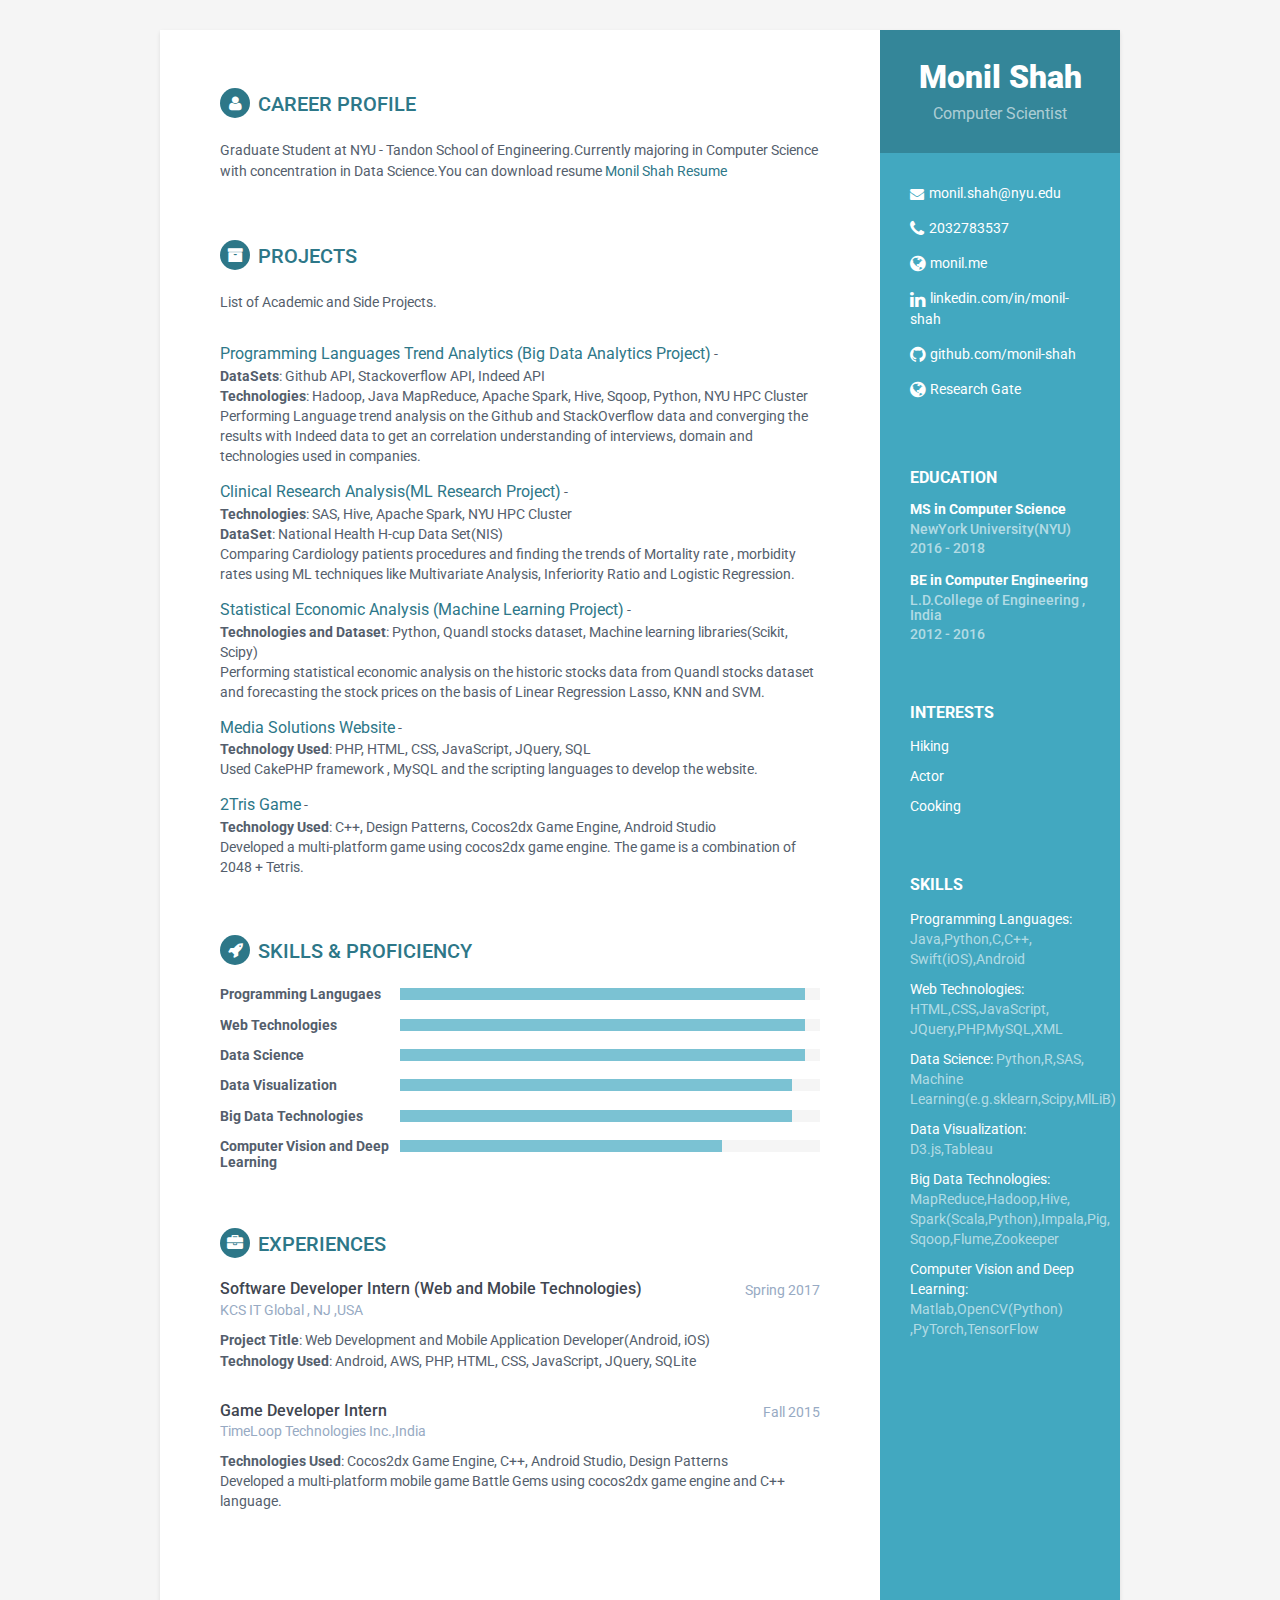
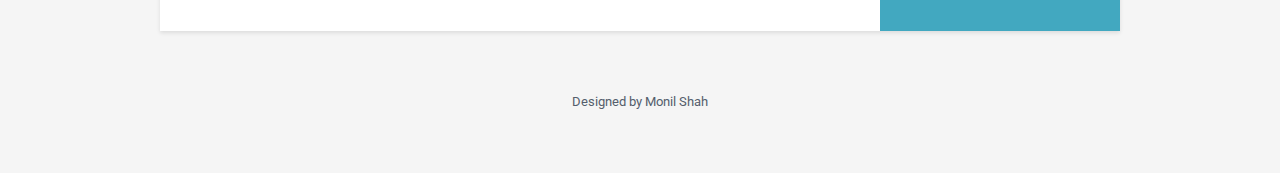
<file: docs/index.html>
<!DOCTYPE html>
<!--[if IE 8]> <html lang="en" class="ie8"> <![endif]-->  
<!--[if IE 9]> <html lang="en" class="ie9"> <![endif]-->  
<!--[if !IE]><!--> <html lang="en"> <!--<![endif]-->  
<head>
    <title>Monil Shah Website</title>
    <!-- Meta -->
    <meta charset="utf-8">
    <meta http-equiv="X-UA-Compatible" content="IE=edge">
    <meta name="viewport" content="width=device-width, initial-scale=1.0">
    <meta name="description" content="Monil Shah Website">
    <meta name="author" content="Monil Shah Website">
    <link href='https://fonts.googleapis.com/css?family=Roboto:400,500,400italic,300italic,300,500italic,700,700italic,900,900italic' rel='stylesheet' type='text/css'>
    <!-- Global CSS -->
    <link rel="stylesheet" href="assets/plugins/bootstrap/css/bootstrap.min.css">   
    <!-- Plugins CSS -->
    <link rel="stylesheet" href="assets/plugins/font-awesome/css/font-awesome.css">
    
    <!-- Theme CSS -->  
    <link id="theme-style" rel="stylesheet" href="assets/css/styles.css">
    <!-- HTML5 shim and Respond.js for IE8 support of HTML5 elements and media queries -->
    <!--[if lt IE 9]>
      <script src="https://oss.maxcdn.com/html5shiv/3.7.2/html5shiv.min.js"></script>
      <script src="https://oss.maxcdn.com/respond/1.4.2/respond.min.js"></script>
    <![endif]-->
</head> 

<body>
    <div class="wrapper">
        <div class="sidebar-wrapper">
            <div class="profile-container">
            <!--    <img class="profile" src="assets/images/profile.png" alt="" /> -->
                <h1 class="name">Monil Shah</h1>
                <h3 class="tagline">Computer Scientist</h3>
            </div><!--//profile-container-->
            
            <div class="contact-container container-block">
                <ul class="list-unstyled contact-list">
                    <li class="email"><i class="fa fa-envelope"></i><a href="mailto: mds747@nyu.edu">monil.shah@nyu.edu</a></li>
                    <li class="phone"><i class="fa fa-phone"></i><a href="tel:2032783537">2032783537</a></li>
                    <li class="website"><i class="fa fa-globe"></i><a href="http://monil.me" target="_blank">monil.me</a></li>
                    <li class="linkedin"><i class="fa fa-linkedin"></i><a href="http://linkedin.com/in/monil-shah" target="_blank">linkedin.com/in/monil-shah</a></li>
                    <li class="github"><i class="fa fa-github"></i><a href="http://github.com/monil-shah" target="_blank">github.com/monil-shah</a></li>
                    <li class="ResearchGate"><i class="fa fa-globe"></i><a href="https://www.researchgate.net/profile/Monil_Shah10" target="_blank">Research Gate</a></li>
                </ul>
            </div><!--//contact-container-->
            <div class="education-container container-block">
                <h2 class="container-block-title">Education</h2>
                <div class="item">
                    <h4 class="degree">MS in Computer Science</h4>
                    <h5 class="meta">NewYork University(NYU)</h5>
                    <div class="time">2016 - 2018</div>
                </div><!--//item-->
                <div class="item">
                    <h4 class="degree">BE in Computer Engineering</h4>
                    <h5 class="meta">L.D.College of Engineering , India</h5>
                    <div class="time">2012 - 2016</div>
                </div><!--//item-->
            </div><!--//education-container-->
            
            
            
            <div class="interests-container container-block">
                <h2 class="container-block-title">Interests</h2>
                <ul class="list-unstyled interests-list">
                    <li>Hiking</li>
                    <li>Actor</li>
                    <li>Cooking</li>
                </ul>
            </div><!--//interests-->
            
            <div class="languages-container container-block">
            <h2 class="container-block-title">Skills</h2>
            <ul class="list-unstyled interests-list">
            <li>Programming Languages: <span class="lang-desc">Java,Python,C,C++,<br/>Swift(iOS),Android</span></li>
            <li>Web Technologies:  <span class="lang-desc">HTML,CSS,JavaScript,<br/>JQuery,PHP,MySQL,XML</span></li>
            <li>Data Science: <span class="lang-desc">Python,R,SAS,<br/>Machine Learning(e.g.sklearn,Scipy,MlLiB)</span></li>
            <li>Data Visualization: <span class="lang-desc">D3.js,Tableau</span></li>
            <li>Big Data Technologies: <span class="lang-desc">MapReduce,Hadoop,Hive,<br/>Spark(Scala,Python),Impala,Pig,<br/>Sqoop,Flume,Zookeeper</span></li>
            <li>Computer Vision and Deep Learning: <span class="lang-desc">Matlab,OpenCV(Python)<br/>,PyTorch,TensorFlow </span> </li>
            </ul>
            </div><!--//interests-->
            
        </div><!--//sidebar-wrapper-->
        
        <div class="main-wrapper">
            
            <section class="section summary-section">
                <h2 class="section-title"><i class="fa fa-user"></i>Career Profile</h2>
                <div class="summary">
                    <p>Graduate Student at NYU - Tandon School of Engineering.Currently majoring in Computer Science with concentration in Data Science.You can download resume <a href="https://www.dropbox.com/home?preview=Monil_Shah_Resume-1.pdf" target="_blank">Monil Shah Resume</a></p>
                </div><!--//summary-->
            </section><!--//section-->
            <section class="section projects-section">
            <h2 class="section-title"><i class="fa fa-archive"></i>Projects</h2>
            <div class="intro">
            <p>List of Academic and Side Projects.</p>
            </div><!--//intro-->
            <div class="item">
            <span class="project-title"><a href="https://github.com/monil-shah/Language-Trend-Anlaytics-Github-StackOverflow-Indeed-Data-">Programming Languages Trend Analytics (Big Data Analytics Project)</a></span> - <span class="project-tagline"><br/><b>DataSets</b>: Github API, Stackoverflow API, Indeed API
            <br/><b>Technologies</b>: Hadoop, Java MapReduce, Apache Spark, Hive, Sqoop, Python, NYU HPC Cluster
            <br/>Performing Language trend analysis on the Github and StackOverflow data and converging the results with
            Indeed data to get an correlation understanding of interviews, domain and technologies used in companies.</span>
            
            </div><!--//item-->
            <div class="item">
            <span class="project-title"><a href="https://github.com/monil-shah/Clinical_Research-Analysis_SAS" target="_blank">Clinical Research Analysis(ML Research Project)</a></span> -
            <span class="project-tagline"><br/><b>Technologies</b>: SAS, Hive, Apache Spark, NYU HPC Cluster
            <br/><b>DataSet</b>: National Health H-cup Data Set(NIS)
            <br/>Comparing Cardiology patients procedures and finding the trends of Mortality rate , morbidity rates using ML techniques like Multivariate Analysis, Inferiority Ratio and Logistic Regression. </span>
            </div><!--//item-->
            <div class="item">
            <span class="project-title"><a href="https://github.com/monil-shah/Statistical-Analysis-of-Financial-Data-using-Machine-Learning" target="_blank">Statistical Economic Analysis (Machine Learning Project)</a></span> - <span class="project-tagline"><br/><b>Technologies and Dataset</b>: Python, Quandl stocks dataset, Machine learning libraries(Scikit, Scipy)<br/>Performing statistical economic analysis on the historic stocks data from Quandl stocks dataset and forecasting the stock prices on the basis of Linear Regression Lasso, KNN and SVM. </span>
            </div><!--//item-->
            <div class="item">
                <span class="project-title"><a href="#">Media Solutions Website</a></span> - <span class="project-tagline"><br/><b>Technology Used</b>:  PHP, HTML, CSS, JavaScript, JQuery, SQL
            <br/>Used CakePHP framework , MySQL  and the scripting languages to develop the website. </span>
            </div><!--//item-->
            <div class="item">
                <span class="project-title"><a href="#">2Tris Game</a></span> - <span class="project-tagline"><br/><b>Technology Used</b>:  C++, Design Patterns, Cocos2dx Game Engine, Android Studio
            <br/>Developed a multi-platform game using cocos2dx game engine. The game is a combination of 2048 + Tetris.
</span>
            </div><!--//item-->
            </section><!--//section-->

            <section class="skills-section section">
            <h2 class="section-title"><i class="fa fa-rocket"></i>Skills &amp; Proficiency</h2>
            <div class="skillset">
            <div class="item">
            <h3 class="level-title">Programming Langugaes</h3>
            <div class="level-bar">
            <div class="level-bar-inner" data-level="98%">
            </div>
            </div><!--//level-bar-->
            </div><!--//item-->
            
            <div class="item">
            <h3 class="level-title">Web Technologies</h3>
            <div class="level-bar">
            <div class="level-bar-inner" data-level="98%">
            </div>
            </div><!--//level-bar-->
            </div><!--//item-->
            
            <div class="item">
            <h3 class="level-title">Data Science</h3>
            <div class="level-bar">
            <div class="level-bar-inner" data-level="98%">
            </div>
            </div><!--//level-bar-->
            </div><!--//item-->
            
            <div class="item">
            <h3 class="level-title">Data Visualization</h3>
            <div class="level-bar">
            <div class="level-bar-inner" data-level="95%">
            </div>
            </div><!--//level-bar-->
            </div><!--//item-->
            
            <div class="item">
            <h3 class="level-title">Big Data Technologies</h3>
            <div class="level-bar">
            <div class="level-bar-inner" data-level="95%">
            </div>
            </div><!--//level-bar-->
            </div><!--//item-->
            
            <div class="item">
            <h3 class="level-title">Computer Vision and Deep Learning</h3>
            <div class="level-bar">
            <div class="level-bar-inner" data-level="78%">
            </div>
            </div><!--//level-bar-->
            </div><!--//item-->
            
            </div>
            </section><!--//skills-section-->
            <section class="section experiences-section">
                <h2 class="section-title"><i class="fa fa-briefcase"></i>Experiences</h2>
                
                <div class="item">
                    <div class="meta">
                        <div class="upper-row">
                            <h3 class="job-title">Software Developer Intern (Web and Mobile Technologies)</h3>
                            <div class="time">Spring 2017</div>
                        </div><!--//upper-row-->
                        <div class="company">KCS IT Global , NJ ,USA</div>
                    </div><!--//meta-->
                    <div class="details">
                    <p><b>Project Title</b>: Web Development and Mobile Application Developer(Android, iOS)
                    <br/><b>Technology Used</b>: Android, AWS, PHP, HTML, CSS, JavaScript, JQuery, SQLite</p>
                    </div><!--//details-->
                </div><!--//item-->
                
                <div class="item">
                    <div class="meta">
                        <div class="upper-row">
                            <h3 class="job-title">Game Developer Intern</h3>
                            <div class="time">Fall 2015</div>
                        </div><!--//upper-row-->
                        <div class="company">TimeLoop Technologies Inc.,India</div>
                    </div><!--//meta-->
                    <div class="details">
                    <b>Technologies Used</b>: Cocos2dx Game Engine, C++, Android Studio, Design Patterns
                    <br/>Developed a multi-platform mobile game Battle Gems using cocos2dx game engine and C++ language.
  
                        
                    </div><!--//details-->
                </div><!--//item-->
                
                
                
            </section><!--//section-->
            
            
            
            
        </div><!--//main-body-->
    </div>
 
    <footer class="footer">
        <div class="text-center">
                <!--/* This template is released under the Creative Commons Attribution 3.0 License. Please keep the attribution link below when using for your own project. Thank you for your support. :) If you'd like to use the template without the attribution, you can check out other license options via our website: themes.3rdwavemedia.com */-->
                <small class="copyright">Designed by Monil Shah</small>
        </div><!--//container-->
    </footer><!--//footer-->
 
    <!-- Javascript -->          
    <script type="text/javascript" src="assets/plugins/jquery-1.11.3.min.js"></script>
    <script type="text/javascript" src="assets/plugins/bootstrap/js/bootstrap.min.js"></script>    
    <!-- custom js -->
    <script type="text/javascript" src="assets/js/main.js"></script>            
</body>
</html>
</file>
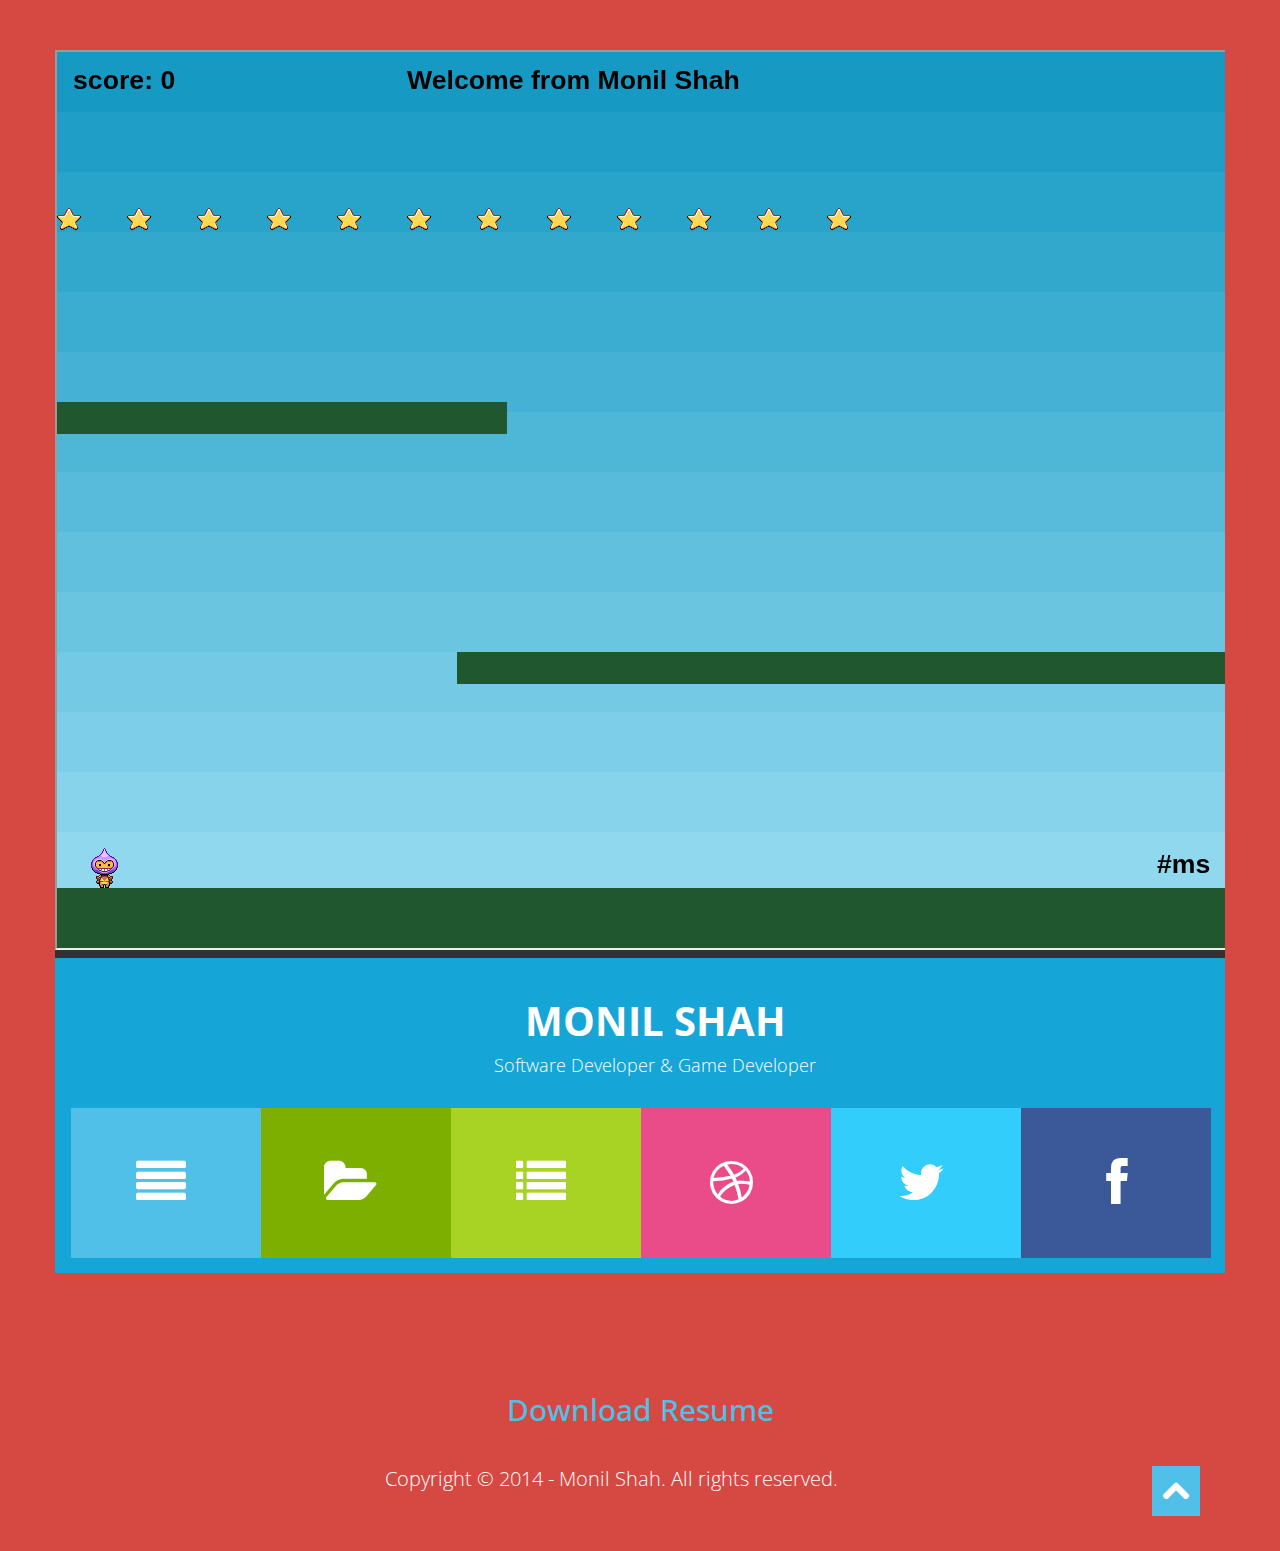
<file: website/index.html>
<!DOCTYPE html>
<html lang="en">
  <head>
    <meta charset="utf-8">
    <meta http-equiv="X-UA-Compatible" content="IE=edge">
    <meta name="viewport" content="width=device-width, initial-scale=1">
    <title>My website</title>

    <!-- Bootstrap -->
    <link href="css/bootstrap.min.css" rel="stylesheet">
	<link rel="stylesheet" href="css/font-awesome.min.css" />
	<link rel="stylesheet" href="js/fancybox/jquery.fancybox.css" type="text/css" media="screen" />
	<link rel="stylesheet" type="text/css" href="css/isotope.css" media="screen" />
	<link rel="stylesheet" href="css/style.css" />
	<link rel="stylesheet" href="css/mediaqueries.css" />
    <!-- HTML5 Shim and Respond.js IE8 support of HTML5 elements and media queries -->
    <!-- WARNING: Respond.js doesn't work if you view the page via file:// -->
    <!--[if lt IE 9]>
      <script src="https://oss.maxcdn.com/html5shiv/3.7.2/html5shiv.min.js"></script>
      <script src="https://oss.maxcdn.com/respond/1.4.2/respond.min.js"></script>
    <![endif]-->
                                    
  </head>
  <body>
	<div class="container">
		<div class="row">
			<div class="page">
				<header id="header">
					<ul class="nav nav-tabs" role="tablist">
						<div class="box">					
							<div class="profile_photo">
                                
                               <iframe src="part9.html" width="1200px" height="900px">game not available</iframe>
                             </div>
                             
							<div class="profile_name">
								<div class="author_name">
									<div class="profile_inner">
										<!-- You can edit name and lastname -->
                                        
										<a href="index.html"><div class="name">Monil Shah</div></a>
										<div class="pos">Software Developer &amp; Game Developer</div>
									</div>
								</div>
							</div>							
						</div>
                        <div class="one">
						<li class="profile"><a href="#profile" role="tab" data-toggle="tab"><span i class="fa fa-align-justify"></i></span></a></li>
						<li class="contacts"><a href="#contacts" role="tab" data-toggle="tab"><span i class="fa fa-folder-open"></span></a></li>
						<li class="portfolio"><a href="#portfolio" role="tab" data-toggle="tab"><span i class="fa fa-list"></span></a></li>
						<li class="dribbble"><a href="https://dribbble.com/MonilShah19"><span i class="fa fa-dribbble"></i></span></a></li>
						<li class="twitter"><a href="https://twitter.com/MonilShah19"><span i class="fa fa-twitter"></span></a></li>
						<li class="facebook"><a href="https://www.facebook.com/monil.shah.52438"><span i class="fa fa-facebook"></span></a></li>
						
					</ul>
                    </div>
				</header><!-- /Header -->
			</div>
		</div>
	</div>
	
	
	
	

	<!-- Tab panes -->
	<div class="container">
		<div class="row">
			<div class="tab-content">
				<div class="tab-pane" id="profile">					
					<div class="panel-group" id="accordion">
						<div class="panel panel-default">
							<div class="panel-heading">
							  <h4 class="panel-title">
								<a data-toggle="collapse" data-parent="#accordion" href="#collapseOne">
								internship and projects
								</a>
							  </h4>
							</div>
							<div id="collapseOne" class="panel-collapse collapse in">
								<div class="container">
									<div class="">
										<div class="feature1">
											<div class="col-md-4">
												<div class="feature">
													<div class="ficon">
												    <img src="assets/cocos.jpg">
													</div>
													<div class="details_exp">
														<h3>Game Developer Intern </h3>
														<p>Trained and working as an intern at TimeLoop- a game development startup@ Ahmedabad,Gujarat,India</p>
														
													</div>
												</div>
											</div>		
										
											<div class="col-md-4">
												<div class="feature">
													<div class="ficon">
													 <img src="assets/mozilla.jpg">
													</div>
													<div class="details_exp">
														<h3>FireFox Student Ambassador </h3>
														<p>At present FireFox Student Ambassador and FireFox Students Clud-Ldce GroupLead- a Mozilla firefox initiative. </p>
														
													</div>
												</div>
											</div>
											<div class="col-md-4">
												<div class="feature">
													<div class="ficon">
														 <img src="assets/gtu.jpg">
													</div>
													<div class="details_exp">
														<h3>Event Manager </h3>
														<p> Worked as an Event manager @ GTU-TechFest'15 for the event "Questography-a technical treasurehunt" under Category Softmania.</p>
														
													</div>
												</div>
											</div>
										</div>
									</div>
								</div>
							</div>
						</div>
						
						<div class="panel panel-default">
							<div class="panel-heading">
							  <h4 class="panel-title">
								<a data-toggle="collapse" data-parent="#accordion" href="#collapseTwo">
									education
								</a>
							  </h4>
							</div>
							<div id="collapseTwo" class="panel-collapse collapse">
								<div class="panel-body">
									<div class="feature2">
										<div class="col-md-4">										
											<div class="feature">
												<h4>2009-<span>2010</span></h4>
												<div class="ficon">
													 <img src="assets/bright.jpg">
												</div>
												<div class="details_exp">
													<h3>Bright Day School</h3>
                                                    <p>Completed Secondary education SSC from Bright Day School, Vadodara.</p>
                                                    <h4>Result: 89.38%</h4>
                                                     <h4></h4>
                                                     <h4></h4>
                                                    <h4></h4>
													
												</div>
											</div>
										</div>
										<div class="col-md-4">
											<div class="feature">
												<h4>2011-<span>2012</span></h4>
												<div class="ficon">
													 <img src="assets/bright.jpg">
												</div>
												<div class="details_exp">
													<h3>Bright English Medium School</h3>
													<p>Completed Higher Secondary Education from Bright English Medium School,Vadodara</p>
                                                     <h4>Stream: Science</h4>
                                                     <h4>Result: 80%</h4>
                                                     <h4></h4>
													
												</div>
											</div>
										</div>
										<div class="col-md-4">
											<div class="feature">
												<h4>2012-<span>2016</span></h4>
												<div class="ficon">
													 <img src="assets/gtu.jpg">
												</div>
												<div class="details_exp">
													
													<h3>L.D.College of Engineering</h3>
													 <h4>Gujarat Technological University</h4>
                                                     <h4>Computer Engineering</h4>
                                                     <h4>CGPA:8.57/10</h4>
													
												</div>
											</div>
										</div>
									</div>
								</div>
							</div>
						</div>
						<div class="panel panel-default">
							<div class="panel-heading">
							  <h4 class="panel-title">
								<a data-toggle="collapse" data-parent="#accordion" href="#collapseThree">
									skills
								</a>
							  </h4>
							</div>
							<div id="collapseThree" class="panel-collapse collapse">									
								<div class="panel-body">										
									<div class="col-md-6">
										<h5 class="panel-title">
										ide and platform skills
										</h5>
										<div class="progress">
										  <div class="progress-bar" role="progressbar" aria-valuenow="90" aria-valuemin="0" aria-valuemax="100" style="width: 90%;">
											<h5>windows 90%</h5>												
										  </div>
										</div>
										<div class="progress">
											<div class="progress-bar progress-bar-success progress-bar-striped" role="progressbar" aria-valuenow="80" aria-valuemin="0" aria-valuemax="100" style="width: 80%">
												<span class="sr-only">80% Complete (success)</span>
												<h5> Intel XDK 80% </h5>
											</div>
										</div>
										<div class="progress">
											<div class="progress-bar progress-bar-info progress-bar-striped" role="progressbar" aria-valuenow="90" aria-valuemin="0" aria-valuemax="100" style="width: 90%">
												<span class="sr-only">90% Complete</span>
												<h5>Adobe Dreamweaver 90% </h5>
											</div>
										</div>
										<div class="progress">
											<div class="progress-bar progress-bar-warning progress-bar-striped" role="progressbar" aria-valuenow="70" aria-valuemin="0" aria-valuemax="100" style="width: 70%">
												<span class="sr-only">70% Complete (warning)</span>
												 <h5>Microsoft Visual Studio 70%</h5> 
											</div>
										</div>
										<div class="progress">
											<div class="progress-bar progress-bar-danger progress-bar-striped" role="progressbar" aria-valuenow="80" aria-valuemin="0" aria-valuemax="100" style="width: 80%">
												<span class="sr-only">80% Complete (danger)</span>
												<h5>Cocos2dx game engine 80%</h5>
											</div>
										</div>
                                        <div class="progress">
											<div class="progress-bar progress-bar-danger progress-bar-striped" role="progressbar" aria-valuenow="60" aria-valuemin="0" aria-valuemax="100" style="width: 60%">
												<span class="sr-only">60% Complete (danger)</span>
												<h5>Netbeans 60%</h5>
											</div>
										</div>
                                        <div class="progress">
											<div class="progress-bar progress-bar-danger progress-bar-striped" role="progressbar" aria-valuenow="60" aria-valuemin="0" aria-valuemax="100" style="width: 60%">
												<span class="sr-only">60% Complete (danger)</span>
												<h5>Eclipse 60%</h5>
											</div>
										</div>
									</div>
																			
									<div class="col-md-6">
										<h5 class="panel-title">
										programming skills
										</h5>
										<div class="progress">
											<div class="progress-bar progress-bar-success progress-bar-striped" role="progressbar" aria-valuenow="40" aria-valuemin="0" aria-valuemax="100" style="width: 80%">
												<span class="sr-only">80% Complete (success)</span>
												<h5>Wordpress 80%</h5>
											</div>
										</div>
										<div class="progress">
											<div class="progress-bar progress-bar-info progress-bar-striped" role="progressbar" aria-valuenow="20" aria-valuemin="0" aria-valuemax="100" style="width: 40%">
												<span class="sr-only">40% Complete</span>
												<h5>php 40%</h5>
											</div>
										</div>
                                        <div class="progress">
											<div class="progress-bar progress-bar-danger progress-bar-striped" role="progressbar" aria-valuenow="60" aria-valuemin="0" aria-valuemax="100" style="width: 40%">
												<span class="sr-only">40% Complete</span>
												<h5>J2EE 40%</h5>
											</div>
										</div>
										<div class="progress">
											<div class="progress-bar progress-bar-warning progress-bar-striped" role="progressbar" aria-valuenow="60" aria-valuemin="0" aria-valuemax="100" style="width: 85%">
												<span class="sr-only">85% Complete (warning)</span>
												<h5>javascript 90%</h5>
											</div>
										</div>
										<div class="progress">
											<div class="progress-bar progress-bar-danger progress-bar-striped" role="progressbar" aria-valuenow="80" aria-valuemin="0" aria-valuemax="100" style="width: 97%">
												<span class="sr-only">97% Complete (danger)</span>
												<h5>html 97%</h5>
											</div>
										</div>
                                        <div class="progress">
											<div class="progress-bar progress-bar-danger progress-bar-striped" role="progressbar" aria-valuenow="80" aria-valuemin="0" aria-valuemax="100" style="width: 99%">
												<span class="sr-only">99% Complete (danger)</span>
												<h5>C 99%</h5>
											</div>
										</div>
                                        <div class="progress">
											<div class="progress-bar progress-bar-info progress-bar-striped" role="progressbar" aria-valuenow="80" aria-valuemin="0" aria-valuemax="100" style="width: 99%">
												<span class="sr-only">99% Complete (danger)</span>
												<h5>C++ 99%</h5>
											</div>
										</div>
                                        <div class="progress">
											<div class="progress-bar progress-bar-danger progress-bar-striped" role="progressbar" aria-valuenow="80" aria-valuemin="0" aria-valuemax="100" style="width: 79%">
												<span class="sr-only">79% Complete (danger)</span>
												<h5>Java 79%</h5>
											</div>
										</div>
                                        <div class="progress">
											<div class="progress-bar progress-bar-success progress-bar-striped" role="progressbar" aria-valuenow="80" aria-valuemin="0" aria-valuemax="100" style="width: 80%">
												<span class="sr-only">80% Complete (success)</span>
												<h5>Database Management 80%</h5>
											</div>
										</div>
									</div>									
								</div>																
							</div>							
						</div>						
					</div>				
				</div>
				
				
				<div class="tab-pane" id="contacts">
					<div class="">
						<div class="col-md-12">
							<div class="map">
								<iframe src="https://www.google.com/maps/embed/v1/place?key=AIzaSyAU9DQe3EQWFAALUBZz8Olqv-pAmdZimxA &q=Mirambica+School+Naranpura,Gujarat+India,output:Embed;output=embed">
								</iframe>
							</div>
						</div>
					
						<div class="">
							<div class="contact-area">
								<div class="ficon">
									<i class="fa fa-mobile-phone fa-3x"></i>
								</div>
								<div class="details">
									<h3>+91 8153048825</h3><br>
									<h3>msmonilshah007@gmail.com</h3><br>
									<a href=""> http://msmonilshahldce.comule.com</a>
								</div>
							</div>
						</div>
						<div class="">
							<div class="contact-form">
								<h4><strong>Let's keep in touch</strong></h4>
								<form role="form" method="post" action="mailto:msmonilshah007@gmail.com">
									<div class="form-group">
										
										<input type="email" class="form-control" id="exampleInputEmail1" placeholder="Enter email">
									</div>
									<div class="form-group">
										
										<input type="password" class="form-control" id="exampleInputPassword1" placeholder="Password">
									</div>
									<textarea class="form-control" rows="8"></textarea>
									  <button type="submit" class="btn btn-default" value="Send Email">Submit</button>
								</form>
							</div>							
						</div>
					</div>
				</div>
			  <div class="tab-pane" id="portfolio">
				<section id="section-works" class="section appear clearfix">
					<div class="container">				
						<div class="row mar-bot40">
							<div class="col-md-offset-3 col-md-6">
								<div class="section-header">
									<h2>Work ScreenShots</h2>
                                    <p>Some of my working android,html5 apps and games and web design screenshots</p>
								</div>
							</div>
						</div>				
							<div class="row">
								<nav id="filter" class="col-md-12 text-center">
									<ul>
									  <li><a href="#" class="current btn-theme btn-small" data-filter="*">All</a></li>
									  <li><a href="#"  class="btn-theme btn-small" data-filter=".webdesign" >HTML5 Game</a></li>
									  <li><a href="#"  class="btn-theme btn-small" data-filter=".photography">Android Apps and Game</a></li>
									  <li ><a href="#" class="btn-theme btn-small" data-filter=".print">Web Design</a></li>
									</ul>
								</nav>
								<div class="col-md-12">
									<div class="row">
									  <div class="portfolio-items isotopeWrapper clearfix" id="3">							  
										<article class="col-md-4 isotopeItem webdesign">
											<div class="portfolio-item">
												<img src="img/portfolio/img10.jpg" alt="" />
												 <div class="portfolio-desc align-center">
													<div class="folio-info">
														<h5><a href="#">Portfolio name</a></h5>
														<a href="img/portfolio/img10.jpg" class="fancybox"><i class="fa fa-plus fa-2x"></i></a>
													 </div>										   
												 </div>
											</div>
										</article>

										<article class="col-md-4 isotopeItem photography">
											<div class="portfolio-item">
												<img src="img/portfolio/img11.jpg" alt="" />
												 <div class="portfolio-desc align-center">
													<div class="folio-info">
														<h5><a href="#">Portfolio name</a></h5>
														<a href="img/portfolio/img11.jpg" class="fancybox"><i class="fa fa-plus fa-2x"></i></a>
													</div>										   
												 </div>
											</div>
										</article>
										
										<article class="col-md-4 isotopeItem photography">
											<div class="portfolio-item">
												<img src="img/portfolio/img12.jpg" alt="" />
												 <div class="portfolio-desc align-center">
													<div class="folio-info">
														<h5><a href="#">Portfolio name</a></h5>
														<a href="img/portfolio/img12.jpg" class="fancybox"><i class="fa fa-plus fa-2x"></i></a>
													 </div>										   
												 </div>
											</div>
										</article>

										<article class="col-md-4 isotopeItem print">
											<div class="portfolio-item">
												<img src="img/portfolio/img13.jpg" alt="" />
												 <div class="portfolio-desc align-center">
													<div class="folio-info">
														<h5><a href="#">Portfolio name</a></h5>
														<a href="img/portfolio/img13.jpg" class="fancybox"><i class="fa fa-plus fa-2x"></i></a>
													 </div>										   
												 </div>
											</div>
										</article>

										<article class="col-md-4 isotopeItem photography">
											<div class="portfolio-item">
												<img src="img/portfolio/img14.jpg" alt="" />
												 <div class="portfolio-desc align-center">
													<div class="folio-info">
														<h5><a href="#">Portfolio name</a></h5>
														<a href="img/portfolio/img14.jpg" class="fancybox"><i class="fa fa-plus fa-2x"></i></a>
													 </div>										   
												 </div>
											</div>
										</article>

										<article class="col-md-4 isotopeItem webdesign">
											<div class="portfolio-item">
												<img src="img/portfolio/img15.jpg" alt="" />
												 <div class="portfolio-desc align-center">
													<div class="folio-info">
														<h5><a href="#">Portfolio name</a></h5>
														<a href="img/portfolio/img15.jpg" class="fancybox"><i class="fa fa-plus fa-2x"></i></a>
													 </div>										   
												 </div>
											</div>
										</article>

										<article class="col-md-4 isotopeItem print">
											<div class="portfolio-item">
												<img src="img/portfolio/img16.jpg" alt="" />
												 <div class="portfolio-desc align-center">
													<div class="folio-info">
														<h5><a href="#">Portfolio name</a></h5>
														<a href="img/portfolio/img16.jpg" class="fancybox"><i class="fa fa-plus fa-2x"></i></a>
													 </div>										   
												 </div>
											</div>
										</article>

										<article class="col-md-4 isotopeItem photography">
											<div class="portfolio-item">
												<img src="img/portfolio/img17.jpg" alt="" />
												 <div class="portfolio-desc align-center">
													<div class="folio-info">
														<h5><a href="#">Portfolio name</a></h5>
														<a href="img/portfolio/img17.jpg" class="fancybox"><i class="fa fa-plus fa-2x"></i></a>
													 </div>										   
												 </div>
											</div>
										</article>

										<article class="col-md-4 isotopeItem print">
											<div class="portfolio-item">
												<img src="img/portfolio/img18.jpg" alt="" />
												 <div class="portfolio-desc align-center">
													<div class="folio-info">
														<h5><a href="#">Portfolio name</a></h5>
														<a href="img/portfolio/img18.jpg" class="fancybox"><i class="fa fa-plus fa-2x"></i></a>
													 </div>										   
												 </div>
											</div>
										</article>
										</div>                                      
									</div>
								</div>
							</div>
					</div>
				</section>										 
			</div>
		</div>
	</div>
	<a href="https://drive.google.com/open?id=0B6qesYqvGRjANHdNZlU1aG96azg&authuser=0" class="download"><h2>Download Resume</h2></a>
	<a href="#" class="scrollup"><i class="fa fa-chevron-up"> </i></a>
	
	<footer id="footer">		
		<div class="footer_copyright">
			Copyright &copy; 2014 - Monil Shah. All rights reserved.<br>
			
		</div>
	</footer>
		
	
	
    <!-- jQuery (necessary for Bootstrap's JavaScript plugins) -->
    <script src="js/jquery.min.js"></script>
    <!-- Include all compiled plugins (below), or include individual files as needed -->
    <script src="js/bootstrap.min.js"></script>
	<script src="js/jquery.isotope.min.js"></script>
	<script src="js/fancybox/jquery.fancybox.pack.js"></script>
	<script src="js/functions.js"></script>

  </body>
</html>
</file>
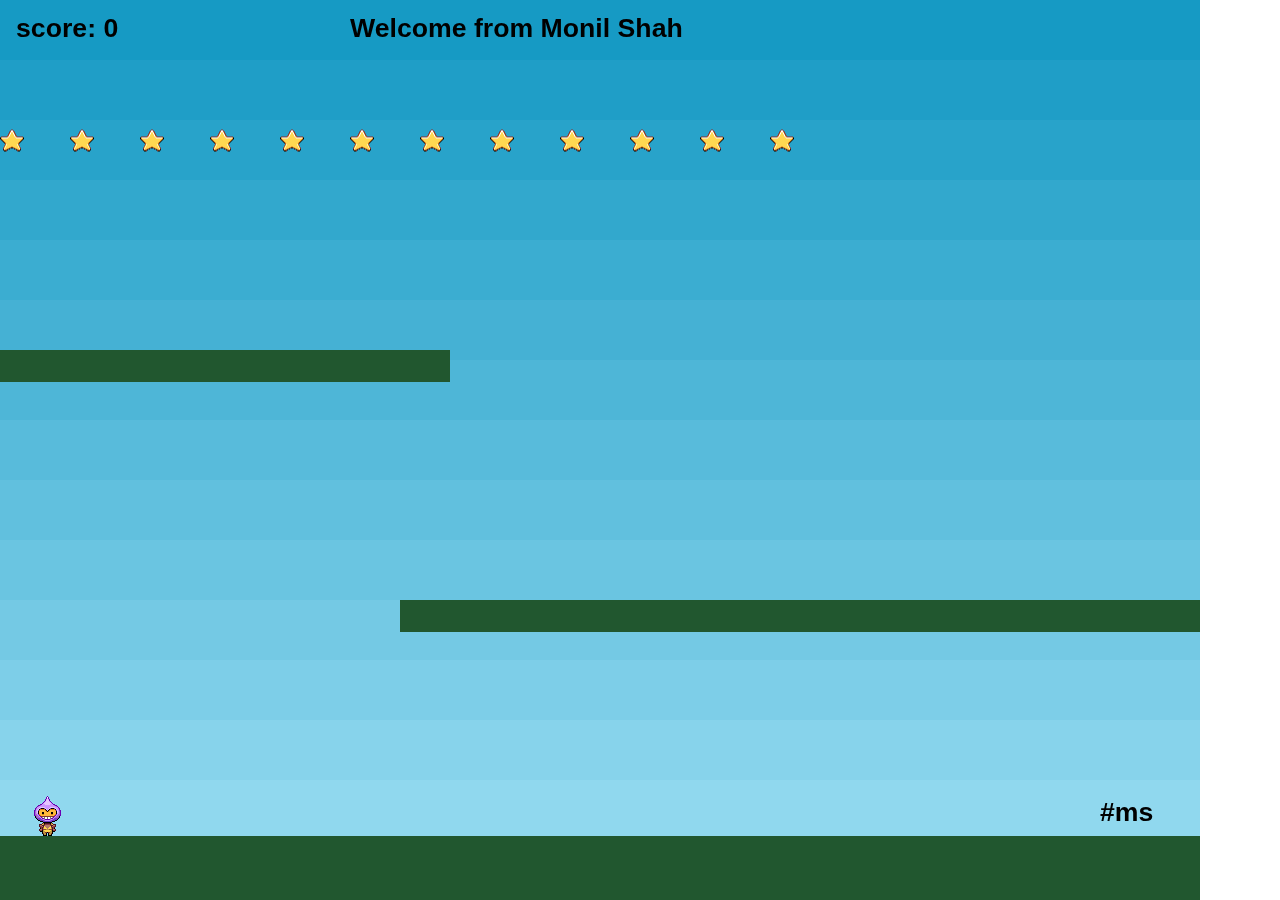
<file: website/part9.html>
<!doctype html> 
<html lang="en"> 
<head> 
	<meta charset="UTF-8" />
    <title>Phaser - Making your first game, part 9</title>
	<script type="text/javascript" src="js/phaser.min.js"></script>
    <style type="text/css">
        body {
            margin: 0;
        }
    </style>
</head>
<body>

<script type="text/javascript">

var game = new Phaser.Game(1200, 900, Phaser.AUTO, '', { preload: preload, create: create, update: update });

function preload() {

    game.load.image('sky', 'assets/sky.png');
    game.load.image('ground', 'assets/platform.png');
    game.load.image('star', 'assets/star.png');
    game.load.spritesheet('dude', 'assets/dude.png', 32, 48);

}

var player;
var platforms;
var cursors;

var stars;
var score = 0;
var scoreText;
var startText;
var welcome;
    var ms;
function create() {
  
   
    //  We're going to be using physics, so enable the Arcade Physics system
    game.physics.startSystem(Phaser.Physics.ARCADE);

    //  A simple background for our game
    game.add.sprite(0, 0, 'sky');

    //  The platforms group contains the ground and the 2 ledges we can jump on
    platforms = game.add.group();

    //  We will enable physics for any object that is created in this group
    platforms.enableBody = true;

    // Here we create the ground.
    var ground = platforms.create(0, game.world.height - 64, 'ground');

    //  Scale it to fit the width of the game (the original sprite is 400x32 in size)
    ground.scale.setTo(2, 2);

    //  This stops it from falling away when you jump on it
    ground.body.immovable = true;

    //  Now let's create two ledges
    var ledge = platforms.create(400, 600, 'ground');
    ledge.body.immovable = true;

    ledge = platforms.create(-350, 350, 'ground');
    ledge.body.immovable = true;

    // The player and its settings
    player = game.add.sprite(32, game.world.height - 150, 'dude');

    //  We need to enable physics on the player
    game.physics.arcade.enable(player);

    //  Player physics properties. Give the little guy a slight bounce.
    player.body.bounce.y = 0.2;
    player.body.gravity.y = 200;
    player.body.collideWorldBounds = true;

    //  Our two animations, walking left and right.
    player.animations.add('left', [0, 1, 2, 3], 10, true);
    player.animations.add('right', [5, 6, 7, 8], 10, true);

    //  Finally some stars to collect
    stars = game.add.group();

    //  We will enable physics for any star that is created in this group
    stars.enableBody = true;

    //  Here we'll create 12 of them evenly spaced apart
    for (var i = 0; i < 12; i++)
    {
        //  Create a star inside of the 'stars' group
        var star = stars.create(i * 70, 0, 'star');

        //  Let gravity do its thing
        star.body.gravity.y = 300;

        //  This just gives each star a slightly random bounce value
        star.body.bounce.y = 0.7 + Math.random() * 0.2;
    }

    //  The score
    scoreText = game.add.text(16, 16, 'score: 0', { fontSize: '32px', fill: '#000' });
   welcome=game.add.text(350,16,'Welcome from Monil Shah', { fontSize: '32px', fill: '#000' }); 
    ms=game.add.text(1100,800,'#ms',{ fontSize: '10px', fill: '#000' }); 

    //  Our controls.
    cursors = game.input.keyboard.createCursorKeys();
    
}

function update() {

    //  Collide the player and the stars with the platforms
    game.physics.arcade.collide(player, platforms);
    game.physics.arcade.collide(stars, platforms);

    //  Checks to see if the player overlaps with any of the stars, if he does call the collectStar function
    game.physics.arcade.overlap(player, stars, collectStar, null, this);

    //  Reset the players velocity (movement)
    player.body.velocity.x = 0;

    if (cursors.left.isDown)
    {
        //  Move to the left
        player.body.velocity.x = -150;

        player.animations.play('left');
    }
    else if (cursors.right.isDown)
    {
        //  Move to the right
        player.body.velocity.x = 150;

        player.animations.play('right');
    }
    else
    {
        //  Stand still
        player.animations.stop();

        player.frame = 4;
    }
    
    //  Allow the player to jump if they are touching the ground.
    if (cursors.up.isDown && player.body.touching.down)
    {
        player.body.velocity.y = -350;
    }

}

function collectStar (player, star) {
    
    // Removes the star from the screen
    star.kill();

    //  Add and update the score
    score += 10;
    scoreText.text = 'Score: ' + score;
    if(score==120)
    {
       
         
        scoreText = game.add.text(600, 450, 'score: 0', { fontSize: '32px', fill: '#000' });
        startText = game.add.text(600, 550, 'press up/down key to start', { fontSize: '32px', fill: '#000' });

       scoreText.text= 'You Won with score:' +score;
      
    }

}

</script>

</body>
</html>
</file>
<file: docs/assets/css/styles.css>
/*   
 * Template Name: Orbit - Responsive Resume/CV Template for Developers
 * Version: 1.0
 * Author: Xiaoying Riley
 * Twitter: @3rdwave_themes
 * License: Creative Commons Attribution 3.0 License
 * Website: http://themes.3rdwavemedia.com/
*/
/* styles.css */
/* ======= Base ======= */
body {
  font-family: 'Roboto', sans-serif;
  color: #545E6C;
  background: #f5f5f5;
  font-size: 14px;
  padding: 30px;
  -webkit-font-smoothing: antialiased;
  -moz-osx-font-smoothing: grayscale;
}
h1,
h2,
h3,
h4,
h5,
h6 {
  font-weight: 700;
}
a {
  color: #2d7788;
  -webkit-transition: all 0.4s ease-in-out;
  -moz-transition: all 0.4s ease-in-out;
  -ms-transition: all 0.4s ease-in-out;
  -o-transition: all 0.4s ease-in-out;
}
a:hover {
  text-decoration: underline;
  color: #1a454f;
}
a:focus {
  text-decoration: none;
}
p {
  line-height: 1.5;
}
.wrapper {
  background: #42A8C0;
  max-width: 960px;
  margin: 0 auto;
  position: relative;
  -webkit-box-shadow: 0px 2px 4px rgba(0, 0, 0, 0.1);
  -moz-box-shadow: 0px 2px 4px rgba(0, 0, 0, 0.1);
  box-shadow: 0px 2px 4px rgba(0, 0, 0, 0.1);
}
.sidebar-wrapper {
  background: #42A8C0;
  position: absolute;
  right: 0;
  width: 240px;
  height: 100%;
  min-height: 800px;
  color: #fff;
}
.sidebar-wrapper a {
  color: #fff;
}
.sidebar-wrapper .profile-container {
  padding: 30px;
  background: rgba(0, 0, 0, 0.2);
  text-align: center;
  color: #fff;
}
.sidebar-wrapper .name {
  font-size: 32px;
  font-weight: 900;
  margin-top: 0;
  margin-bottom: 10px;
}
.sidebar-wrapper .tagline {
  color: rgba(255, 255, 255, 0.6);
  font-size: 16px;
  font-weight: 400;
  margin-top: 0;
  margin-bottom: 0;
}
.sidebar-wrapper .profile {
  margin-bottom: 15px;
}
.sidebar-wrapper .contact-list .fa {
  margin-right: 5px;
  font-size: 18px;
  vertical-align: middle;
}
.sidebar-wrapper .contact-list li {
  margin-bottom: 15px;
}
.sidebar-wrapper .contact-list li:last-child {
  margin-bottom: 0;
}
.sidebar-wrapper .contact-list .email .fa {
  font-size: 14px;
}
.sidebar-wrapper .container-block {
  padding: 30px;
}
.sidebar-wrapper .container-block-title {
  text-transform: uppercase;
  font-size: 16px;
  font-weight: 700;
  margin-top: 0;
  margin-bottom: 15px;
}
.sidebar-wrapper .degree {
  font-size: 14px;
  margin-top: 0;
  margin-bottom: 5px;
}
.sidebar-wrapper .education-container .item {
  margin-bottom: 15px;
}
.sidebar-wrapper .education-container .item:last-child {
  margin-bottom: 0;
}
.sidebar-wrapper .education-container .meta {
  color: rgba(255, 255, 255, 0.6);
  font-weight: 500;
  margin-bottom: 0px;
  margin-top: 0;
}
.sidebar-wrapper .education-container .time {
  color: rgba(255, 255, 255, 0.6);
  font-weight: 500;
  margin-bottom: 0px;
}
.sidebar-wrapper .languages-container .lang-desc {
  color: rgba(255, 255, 255, 0.6);
}
.sidebar-wrapper .languages-list {
  margin-bottom: 0;
}
.sidebar-wrapper .languages-list li {
  margin-bottom: 10px;
}
.sidebar-wrapper .languages-list li:last-child {
  margin-bottom: 0;
}
.sidebar-wrapper .interests-list {
  margin-bottom: 0;
}
.sidebar-wrapper .interests-list li {
  margin-bottom: 10px;
}
.sidebar-wrapper .interests-list li:last-child {
  margin-bottom: 0;
}
.main-wrapper {
  background: #fff;
  padding: 60px;
  padding-right: 300px;
}
.main-wrapper .section-title {
  text-transform: uppercase;
  font-size: 20px;
  font-weight: 500;
  color: #2d7788;
  position: relative;
  margin-top: 0;
  margin-bottom: 20px;
}
.main-wrapper .section-title .fa {
  width: 30px;
  height: 30px;
  margin-right: 8px;
  display: inline-block;
  color: #fff;
  -webkit-border-radius: 50%;
  -moz-border-radius: 50%;
  -ms-border-radius: 50%;
  -o-border-radius: 50%;
  border-radius: 50%;
  -moz-background-clip: padding;
  -webkit-background-clip: padding-box;
  background-clip: padding-box;
  background: #2d7788;
  text-align: center;
  padding-top: 8px;
  font-size: 16px;
  position: relative;
  top: -2px;
}
.main-wrapper .section {
  margin-bottom: 60px;
}
.main-wrapper .experiences-section .item {
  margin-bottom: 30px;
}
.main-wrapper .upper-row {
  position: relative;
  overflow: hidden;
  margin-bottom: 2px;
}
.main-wrapper .job-title {
  color: #3F4650;
  font-size: 16px;
  margin-top: 0;
  margin-bottom: 0;
  font-weight: 500;
}
.main-wrapper .time {
  position: absolute;
  right: 0;
  top: 0;
  color: #97AAC3;
}
.main-wrapper .company {
  margin-bottom: 10px;
  color: #97AAC3;
}
.main-wrapper .project-title {
  font-size: 16px;
  font-weight: 400;
  margin-top: 0;
  margin-bottom: 5px;
}
.main-wrapper .projects-section .intro {
  margin-bottom: 30px;
}
.main-wrapper .projects-section .item {
  margin-bottom: 15px;
}
.skillset .item {
  margin-bottom: 15px;
  overflow: hidden;
}
.skillset .level-title {
  font-size: 14px;
  margin-top: 0;
  margin-bottom: 12px;
}
.skillset .level-bar {
  height: 12px;
  background: #f5f5f5;
}
.skillset .level-bar-inner {
  height: 12px;
  background: #7bc2d3;
}
.footer {
  padding: 30px;
  padding-top: 60px;
}
.footer .copyright {
  line-height: 1.6;
  color: #545E6C;
  font-size: 13px;
}
.footer .fa-heart {
  color: #fb866a;
}
/* Extra small devices (phones, less than 768px) */
@media (max-width: 767px) {
  .sidebar-wrapper {
    position: static;
    width: inherit;
  }
  .main-wrapper {
    padding: 30px;
  }
  .main-wrapper .time {
    position: static;
    display: block;
    margin-top: 5px;
  }
  .main-wrapper .upper-row {
    margin-bottom: 0;
  }
}
/* Small devices (tablets, 768px and up) */
/* Medium devices (desktops, 992px and up) */
@media (min-width: 992px) {
  .skillset .level-title {
    display: inline-block;
    float: left;
    width: 30%;
    margin-bottom: 0;
  }
  .skillset .level-bar {
    display: inline-block;
    width: 70%;
    float: left;
    position: relative;
    top: 1px;
  }
}
/* Large devices (large desktops, 1200px and up) */
/* Ex-Large devices (large desktops, 1200px and up) */
</file>
<file: website/css/isotope.css>
/* Start: Recommended Isotope styles */

/**** Isotope Filtering ****/

.isotope-item {
  z-index: 2;
}

.isotope-hidden.isotope-item {
  pointer-events: none;
  z-index: 1;
}

/**** Isotope CSS3 transitions ****/

.isotope,
.isotope .isotope-item {
  -webkit-transition-duration: 0.8s;
     -moz-transition-duration: 0.8s;
      -ms-transition-duration: 0.8s;
       -o-transition-duration: 0.8s;
          transition-duration: 0.8s;
}

.isotope {
  -webkit-transition-property: height, width;
     -moz-transition-property: height, width;
      -ms-transition-property: height, width;
       -o-transition-property: height, width;
          transition-property: height, width;
}

.isotope .isotope-item {
  -webkit-transition-property: -webkit-transform, opacity;
     -moz-transition-property:    -moz-transform, opacity;
      -ms-transition-property:     -ms-transform, opacity;
       -o-transition-property:         top, left, opacity;
          transition-property:         transform, opacity;
}

/**** disabling Isotope CSS3 transitions ****/

.isotope.no-transition,
.isotope.no-transition .isotope-item,
.isotope .isotope-item.no-transition {
  -webkit-transition-duration: 0s;
     -moz-transition-duration: 0s;
      -ms-transition-duration: 0s;
       -o-transition-duration: 0s;
          transition-duration: 0s;
}

/* End: Recommended Isotope styles */



/* disable CSS transitions for containers with infinite scrolling*/
.isotope.infinite-scrolling {
  -webkit-transition: none;
     -moz-transition: none;
      -ms-transition: none;
       -o-transition: none;
          transition: none;
}



/**** Isotope styles ****/

/* required for containers to inherit vertical size from window */
/*html,
body {
  height: 100%;
}*/

#container {
  border: 1px solid #666;
  padding: 5px;
  margin-bottom: 20px;
}

.element {
  width: 110px;
  height: 110px;
  margin: 5px;
  float: left;
  overflow: hidden;
  position: relative;
  background: #888;
  color: #222;
  -webkit-border-top-right-radius: 1.2em;
      -moz-border-radius-topright: 1.2em;
          border-top-right-radius: 1.2em;
}

.element.alkali          { background: #F00; background: hsl(   0, 100%, 50%); }
.element.alkaline-earth  { background: #F80; background: hsl(  36, 100%, 50%); }
.element.lanthanoid      { background: #FF0; background: hsl(  72, 100%, 50%); }
.element.actinoid        { background: #0F0; background: hsl( 108, 100%, 50%); }
.element.transition      { background: #0F8; background: hsl( 144, 100%, 50%); }
.element.post-transition { background: #0FF; background: hsl( 180, 100%, 50%); }
.element.metalloid       { background: #08F; background: hsl( 216, 100%, 50%); }
.element.other.nonmetal  { background: #00F; background: hsl( 252, 100%, 50%); }
.element.halogen         { background: #F0F; background: hsl( 288, 100%, 50%); }
.element.noble-gas       { background: #F08; background: hsl( 324, 100%, 50%); }


.element * {
  position: absolute;
  margin: 0;
}

.element .symbol {
  left: 0.2em;
  top: 0.4em;
  font-size: 3.8em;
  line-height: 1.0em;
  color: #FFF;
}
.element.large .symbol {
  font-size: 4.5em;
}

.element.fake .symbol {
  color: #000;
}

.element .name {
  left: 0.5em;
  bottom: 1.6em;
  font-size: 1.05em;
}

.element .weight {
  font-size: 0.9em;
  left: 0.5em;
  bottom: 0.5em;
}

.element .number {
  font-size: 1.25em;
  font-weight: bold;
  color: hsla(0,0%,0%,.5);
  right: 0.5em;
  top: 0.5em;
}

.variable-sizes .element.width2 { width: 230px; }

.variable-sizes .element.height2 { height: 230px; }

.variable-sizes .element.width2.height2 {
  font-size: 2.0em;
}

.element.large,
.variable-sizes .element.large,
.variable-sizes .element.large.width2.height2 {
  font-size: 3.0em;
  width: 350px;
  height: 350px;
  z-index: 100;
}

.clickable .element:hover {
  cursor: pointer;
}

.clickable .element:hover h3 {
  text-shadow:
    0 0 10px white,
    0 0 10px white
  ;
}

.clickable .element:hover h2 {
  color: white;
}
</file>
<file: website/css/style.css>
/* ==== Google font ==== */
@import url('http://fonts.googleapis.com/css?family=Noto+Serif:400,400italic,700|Open+Sans:300,400,600,700');
@import url(http://fonts.googleapis.com/css?family=Montserrat:400,700);
/* === fontawesome === */
@import url('font-awesome.css');


/* ===================================
 General
==================================== */

body {
	font-family:'Open Sans', Arial, sans-serif;
	font-size:16px;
	font-weight:300;
	line-height:1.6em;
	background-color:#D64943;
	overflow-x:hidden;
 }

.page {   
	margin: 0 auto;
    max-width: 1200px;
    padding: 50px 0 100px;  
    width: 100%;
	height:100%
}

#header {
	overflow: hidden;
	background-color:#fff;	
}

.nav-tabs {
	overflow: hidden;	
	border-bottom:0;
	position:relative;
    background:#16A5D7;
}
.nav-tabs li {
	float: left;
	width: 190px;
	list-style: none;
	margin-bottom:0;	
}
.nav-tabs li.box {
	width: auto;
   
}
.nav-tabs li a {
	display: block;
	position: relative;
	height: 150px;
	-webkit-transition: color ease .4s, background ease .4s;
	-moz-transition: color ease .4s, background ease .4s;
	-ms-transition: color ease .4s, background ease .4s;
	-o-transition: color ease .4s, background ease .4s;
	transition: color ease .4s, background ease .4s;
	color: #fff;
	text-decoration: none;
	border-radius:0;
	margin-left:0;
	margin-bottom:15px;
}
.one
{
	background: #323232;
}
.nav-tabs li.profile a {
	background: #50c0e9;
	margin-left:16px;
	margin-right:-16px;
}
.nav-tabs li.portfolio a {
	background: #a8d324;
	margin-left:16px;
	margin-right:-16px;
}
.nav-tabs li.contacts a {
	background: #7caf00;
	margin-left:16px;
	margin-right:-16px;
}
.nav-tabs li.dribbble a {
	background: #EA4C89;
	margin-left:16px;
	margin-right:-16px;
}
.nav-tabs li.twitter a {
	background: #32CDFB;
	margin-left:16px;
	margin-right:-16px;
}
.nav-tabs li.facebook a {
	background: #3B5898;
	margin-left:16px;
	margin-right:-16px;
}

.nav-tabs li a:hover{
	background: #fff !important;
	border-radius:0;
}
.nav-tabs li a span {
	font-size: 50px;
	line-height: 50px;
	display: block;
	position: absolute;
	top:50px;
	right:60px;
	text-align:center;
	overflow: hidden;
	font-weight: normal;
	left:50px;		
}

.nav-tabs li.portfolio a span {top: 50px;}
.nav-tabs li.contacts a span {left: 50px;}
.nav-tabs li.facebook a span {right: 50px;}
.nav-tabs li a:hover,
.nav-tabs li.current a {
	color: #ccc;
}

.profile_photo {
	float: left;
	min-height: 150px;
	background: #323232;
	width: 1200px;
    
}
.profile_photo img {
	vertical-align: top;
	width: 100%;
	height: auto;
}
.profile_name {
    background: none repeat scroll 0 0 #16A5D7;
    float: left;
    height:150px;
    width: 1200px;
	text-decoration:none;
}

.profile_name a .name {
	margin-top:50px;
    font-weight: 700;
	text-align:center;
    margin-bottom: 20px;
    text-transform: uppercase;
    font-size: 40px;
	text-decoration:none;
	color:#fff;
	
}
.profile_name a:hover {
	text-decoration:none;
}

.profile_name .profile_inner {
	text-align:center;
	font-size:18px;
	color:#fff;	
}


/* --- tab-content --- */
.tab-content {
	background-color:#fff;
	margin-top:-100px;
}
.tab-pane#profile {
	border-bottom:0;
	border-top:0;
}
.panel-group {
  margin-bottom: 0;
  border-radius: 0;
  
}
.panel-group .panel {
  margin-bottom: 0;
  border-radius: 0;
}
.panel-body h5 {
	text-transform:uppercase;
	text-align:center;
	margin-bottom:20px;	
}
.panel-group .panel-heading + .panel-collapse > .panel-body {
  border-top:0;
  border-bottom:0;
  border-top-color:#fff;
}

.panel-default {	
	border:0;	
}

.panel-default .panel-heading {
	background-color:#;
	border:0;	
}

h4.panel-title {
  margin-top: 0;
  margin-bottom: 0;
  font-size: 18px;
  text-decoration:none; 
  text-align:center;
  text-transform: uppercase;
  padding:30px;
  
}
h5.panel-title {
	margin-bottom: 30px;
	color:#000;
}

.panel-title > a {
  color: inherit;
  text-decoration:none;
  background-color:#50c0e9;
  padding:10px 15px;
  color: #fff;
}
.panel-collapse {
	padding-bottom:20px;
	
	
}

.feature1 .feature {
	padding:50px;
	text-align:center;
	background-color:#f9f9f9;	
	margin-top:35px;
	margin-bottom:10px;
}
.feature h4 {
	margin-bottom:30px;
	color:#a9a9a9;
}
.feature h4 span {
	
	color:#50c0e9;
}
.feature .ficon i {
	border-radius: 50%;
	background-color:#50c0e9;
	color:#fff;
	width: 80px;
	height: 80px;
	line-height: 80px;	
}
.details_exp p {
	line-height: 23px;
	color:#89949B;
}

.feature .details_exp a {
	text-decoration:none;
	color:#fff;
	background-color:#50c0e9;
	padding:5px 10px;
    
}
.feature2 .feature {
	padding:50px;
	text-align:center;
	background-color:#f9f9f9;	
	margin-top:20px;
}


.progress {
  height: 40px;
  margin-bottom: 20px;
  overflow: hidden;
  background-color: #f5f5f5;
  border-radius: 0;
  -webkit-box-shadow: inset 0 1px 2px rgba(0, 0, 0, .1);
          box-shadow: inset 0 1px 2px rgba(0, 0, 0, .1);
}


.progress-bar {
  float: left;
  width: 0;
  height: 100%;
  font-size: 16px;
  line-height: 20px;
  color: #fff;
  text-align: center;
  background-color: #428bca;
  -webkit-box-shadow: inset 0 -1px 0 rgba(0, 0, 0, .15);
          box-shadow: inset 0 -1px 0 rgba(0, 0, 0, .15);
  -webkit-transition: width .6s ease;
       -o-transition: width .6s ease;
          transition: width .6s ease;
}
.progress-striped .progress-bar,
.progress-bar-striped {
  background-image: -webkit-linear-gradient(45deg, rgba(255, 255, 255, .15) 25%, transparent 25%, transparent 50%, rgba(255, 255, 255, .15) 50%, rgba(255, 255, 255, .15) 75%, transparent 75%, transparent);
  background-image:      -o-linear-gradient(45deg, rgba(255, 255, 255, .15) 25%, transparent 25%, transparent 50%, rgba(255, 255, 255, .15) 50%, rgba(255, 255, 255, .15) 75%, transparent 75%, transparent);
  background-image:         linear-gradient(45deg, rgba(255, 255, 255, .15) 25%, transparent 25%, transparent 50%, rgba(255, 255, 255, .15) 50%, rgba(255, 255, 255, .15) 75%, transparent 75%, transparent);
  -webkit-background-size: 40px 40px;
          background-size: 40px 40px;
}
.progress.active .progress-bar,
.progress-bar.active {
  -webkit-animation: progress-bar-stripes 2s linear infinite;
       -o-animation: progress-bar-stripes 2s linear infinite;
          animation: progress-bar-stripes 2s linear infinite;
}
.progress-bar[aria-valuenow="1"],
.progress-bar[aria-valuenow="2"] {
  min-width: 30px;
}

.progress-bar[aria-valuenow="0"] {
  min-width: 30px;
  color: #777;
  background-color: transparent;
  background-image: none;
  -webkit-box-shadow: none;
          box-shadow: none;
}
.progress-bar-success {
  background-color: #5cb85c;
}
.progress-striped .progress-bar-success {
  background-image: -webkit-linear-gradient(45deg, rgba(255, 255, 255, .15) 25%, transparent 25%, transparent 50%, rgba(255, 255, 255, .15) 50%, rgba(255, 255, 255, .15) 75%, transparent 75%, transparent);
  background-image:      -o-linear-gradient(45deg, rgba(255, 255, 255, .15) 25%, transparent 25%, transparent 50%, rgba(255, 255, 255, .15) 50%, rgba(255, 255, 255, .15) 75%, transparent 75%, transparent);
  background-image:         linear-gradient(45deg, rgba(255, 255, 255, .15) 25%, transparent 25%, transparent 50%, rgba(255, 255, 255, .15) 50%, rgba(255, 255, 255, .15) 75%, transparent 75%, transparent);
}
.progress-bar-info {
  background-color: #5bc0de;
}
.progress-striped .progress-bar-info {
  background-image: -webkit-linear-gradient(45deg, rgba(255, 255, 255, .15) 25%, transparent 25%, transparent 50%, rgba(255, 255, 255, .15) 50%, rgba(255, 255, 255, .15) 75%, transparent 75%, transparent);
  background-image:      -o-linear-gradient(45deg, rgba(255, 255, 255, .15) 25%, transparent 25%, transparent 50%, rgba(255, 255, 255, .15) 50%, rgba(255, 255, 255, .15) 75%, transparent 75%, transparent);
  background-image:         linear-gradient(45deg, rgba(255, 255, 255, .15) 25%, transparent 25%, transparent 50%, rgba(255, 255, 255, .15) 50%, rgba(255, 255, 255, .15) 75%, transparent 75%, transparent);
}
.progress-bar-warning {
  background-color: #f0ad4e;
}
.progress-striped .progress-bar-warning {
  background-image: -webkit-linear-gradient(45deg, rgba(255, 255, 255, .15) 25%, transparent 25%, transparent 50%, rgba(255, 255, 255, .15) 50%, rgba(255, 255, 255, .15) 75%, transparent 75%, transparent);
  background-image:      -o-linear-gradient(45deg, rgba(255, 255, 255, .15) 25%, transparent 25%, transparent 50%, rgba(255, 255, 255, .15) 50%, rgba(255, 255, 255, .15) 75%, transparent 75%, transparent);
  background-image:         linear-gradient(45deg, rgba(255, 255, 255, .15) 25%, transparent 25%, transparent 50%, rgba(255, 255, 255, .15) 50%, rgba(255, 255, 255, .15) 75%, transparent 75%, transparent);
}

.progress-bar-danger {
  background-color: #d9534f;
}
.progress-striped .progress-bar-danger {
  background-image: -webkit-linear-gradient(45deg, rgba(255, 255, 255, .15) 25%, transparent 25%, transparent 50%, rgba(255, 255, 255, .15) 50%, rgba(255, 255, 255, .15) 75%, transparent 75%, transparent);
  background-image:      -o-linear-gradient(45deg, rgba(255, 255, 255, .15) 25%, transparent 25%, transparent 50%, rgba(255, 255, 255, .15) 50%, rgba(255, 255, 255, .15) 75%, transparent 75%, transparent);
  background-image:         linear-gradient(45deg, rgba(255, 255, 255, .15) 25%, transparent 25%, transparent 50%, rgba(255, 255, 255, .15) 50%, rgba(255, 255, 255, .15) 75%, transparent 75%, transparent);
}

.download {
	text-align:center;
	
	color:#50c0e9;
	text-decoration:none;
}

.download:hover {
	
	color:#fff;
	text-decoration:none;
}


/* --- contact --- */

.tab-pane#contacts {
	background-color:#fff;
}

.contact-area {
	text-align:center;
		
}
.contact-area i {
	color:#fff;
	width: 80px;
	height: 80px;
	background-color:#50c0e9;
	border-radius:50%;
	line-height: 80px;
	margin-top:-20px;
	margin-bottom:20px;
}
.details  {
	margin-top:30px;
	color:#000;
}
.details  h3 {
	
	
	color:#50c0e9;
	
}
.details  a:hover {
	color:#000;
	text-decoration:none;
}

.contact-form {
	background-color:#fff;
	padding:100px;
	
} 
.contact-form  button {
	background-color:#50c0e9;
	border-radius:0;
}

.contact-form  h4 {
	color:#50c0e9;
	margin-top:-20px;
	margin-bottom:20px;
}
.form-group input {
	border-radius:0;	
}
textarea.form-control {
	margin-bottom:20px;
	border-radius:0;
}

/* --- Map --- */
.map{
	position:relative;
	margin-top:50px;	
}

.map iframe{
	width:100%;
	height:450px;
	border:none;
	margin-bottom:70px;
}

.map-grid iframe{
	width:100%;
	height:350px;
	border:none;
	margin:0 0 -5px 0;
	padding:0;
}

/*===========================
  Portfolio
============================ */
/* --- section heading --- */
.section-header {
	text-align: center;
}
.section-header h2 {
	text-transform: uppercase;
	font-weight: 700;
	color:#50c0e9;
}
.section-header p {
	color:#50c0e9;

}
#section-works {
	margin-top:-100px;
	background-color: #fff;
}

nav#filter a {
	background-color: #EEE;
	color:#555;	
}

nav#filter a:hover, nav#filter a.current {
	background-color: #50c0e9;
	color:#fff;
}

.isotopeWrapper article{
    margin-bottom: 30px;
}

#portfolio img  {
	width:100%;
}

#portfolio article p {
	margin-bottom:1.45em;/*set next row on the baseline*/
}
nav#filter {
	margin-bottom:1.5em;
}

nav#filter li {
	display:inline-block;
	margin:0 0 0 5px;
}
nav#filter a {
	padding: 4px 12px;
	line-height: 20px;
	text-decoration: none;
}
nav#filter ul {
	margin-top:30px;
}

.portfolio-items article img {width:100%;} 

.portfolio-item {
	display: block;
	position: relative;
	-webkit-transition: all 0.2s ease-in-out;
	-moz-transition: all 0.2s ease-in-out;
	-o-transition: all 0.2s ease-in-out;
	transition: all 0.2s ease-in-out;
}
.portfolio-item img {
	-webkit-transition: all 300ms linear;
	-moz-transition: all 300ms linear;
	-o-transition: all 300ms linear;
	-ms-transition: all 300ms linear;
	transition: all 300ms linear;

}
.portfolio-item .portfolio-desc {
    display: block;
    opacity: 0;
    position: absolute;
    width: 100%;
	left: 0;
	top: 0;
	color: rgba(220, 220, 220);
}

.portfolio-item:hover .portfolio-desc {
	padding-top: 20%;
	height: 100%;
    transition: all 200ms ease-in-out 0s;
	opacity: 1;
}

.portfolio-item .portfolio-desc a {
	color: #fff;	
}
.portfolio-item .portfolio-desc a:hover {
	/*text-shadow: 2px 2px 1px rgba(0, 0, 0, 0.7);*/
	text-decoration: none;	
}
.portfolio-item .portfolio-desc i:hover {
	color:#fff;	
}
.portfolio-item .portfolio-desc .folio-info {
	top:-20px;
	padding: 30px;
	height: 0;
    opacity: 0;
    position: relative;
}

.portfolio-item:hover .folio-info{
	height: 100%;
    opacity: 1;
    transition: all 500ms ease-in-out 0s;
	top:5px;
	background-color: #a8d324;
	text-align:center;
}

.portfolio-item .portfolio-desc .folio-info h5 {
	text-transform: uppercase;
	text-align:center;
}
.portfolio-item .portfolio-desc .folio-info p {
	color: #ffffff;
	font-size: 12px;
}

.tab-content > .tab-pane {
  display: none;
}
.tab-content > .active {
  display: block;
}
.scrollup {
	float:right;
	font-size:30px;
	padding:10px;
	background-color:#50c0e9;
	color:#fff;
	margin-top:30px;
	margin-right:10px;
}
.scrollup:hover {	
	background-color:#a8d324;	
}
#footer {
	margin-top:10px;
	text-align:center;
	margin-bottom:60px;
	color:#fff;
	font-size:20px;
	padding-top:30px;
}
.footer_copyright a {
	color:#FAFAFA;
	text-decoration:none;
}
.footer_copyright a:hover {
	color:#029CFE;
	
}
</file>
<file: website/css/mediaqueries.css>
@media screen and (max-width:1200px)
{
	.profile_photo {
	float: left;
	min-height: 150px;
	background: #323232;
	width: 1200px;
}
.profile_photo img {
	vertical-align: top;
	width: 100%;
	height: auto;
}
.profile_name {
    background: none repeat scroll 0 0 #16A5D7;
    float: left;
    height:150px;
    width: 1200px;
	text-decoration:none;
}
}
@media screen and (max-width:960px)
{
.profile_photo {
	float: left;
	min-height: 150px;
	background: #323232;
	width: 900px;
}
.profile_photo img {
	vertical-align: top;
	width: 100%;
	height: auto;
}
.profile_name {
    background: none repeat scroll 0 0 #16A5D7;
    float: left;
    height:150px;
    width: 900px;
	text-decoration:none;
}
}



@media screen and (max-width:600px)
{
	.profile_photo {
	float: left;
	min-height: 150px;
	background: #323232;
	width: 600px;
}
.profile_photo img {
	vertical-align: top;
	width: 100%;
	height: auto;
}
.profile_name {
    background: none repeat scroll 0 0 #16A5D7;
    float: left;
    height:150px;
    width: 600px;
	text-decoration:none;
}
}

@media screen and (max-width:320px)
{
	.profile_photo {
	float: left;
	min-height: 150px;
	background: #323232;
	width: 300px;
}
.profile_photo img {
	vertical-align: top;
	width: 100%;
	height: auto;
}
.profile_name {
    background: none repeat scroll 0 0 #16A5D7;
    float: left;
    height:150px;
    width: 300px;
	text-decoration:none;
}
}
</file>
